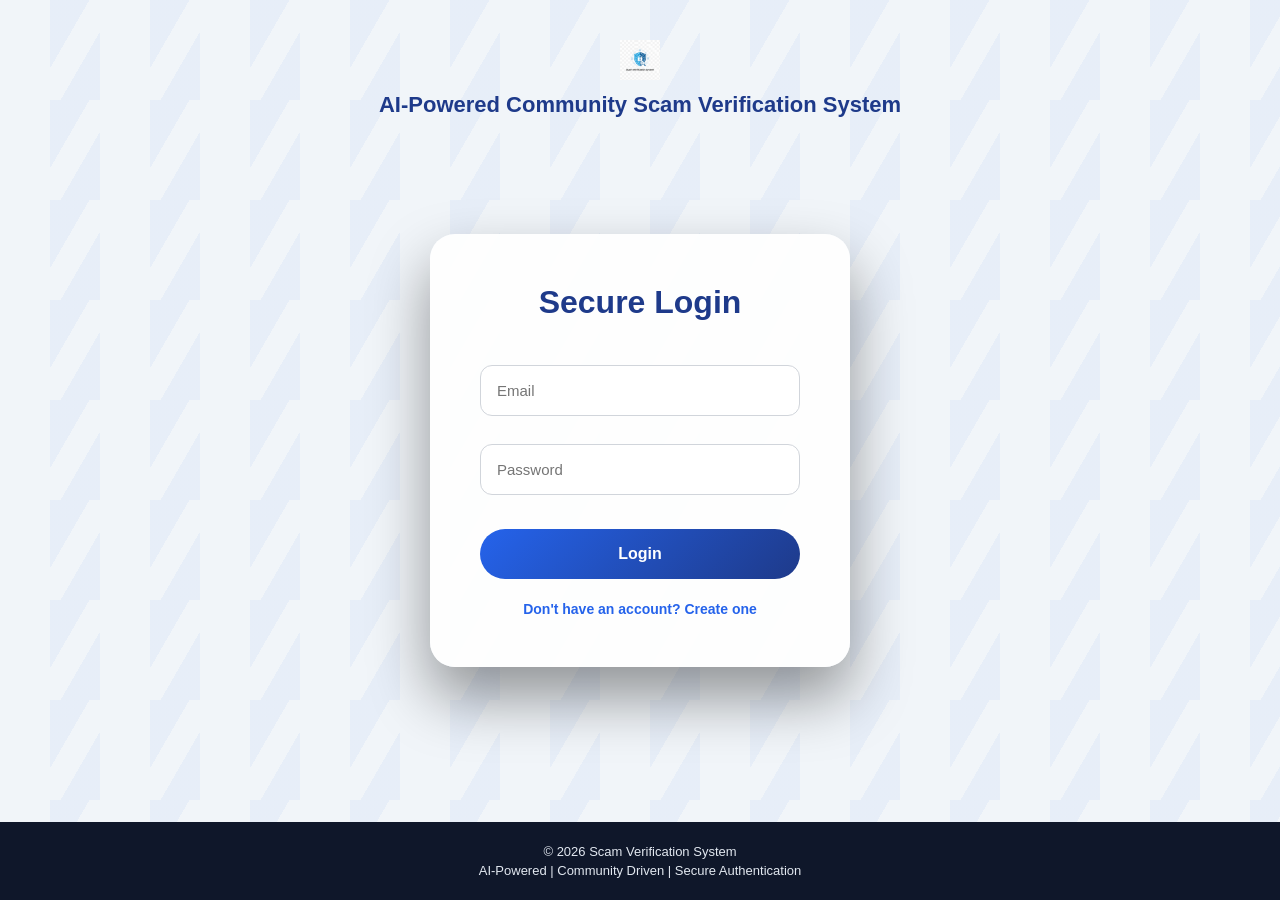
<file: frontend/index.html>
<!DOCTYPE html>
<html lang="en">
<head>
<meta charset="UTF-8">
<title>Login | Scam Verification System</title>
<link rel="icon" href="img/email.png">
<meta name="viewport" content="width=device-width, initial-scale=1.0">

<style>
*{
    margin:0;
    padding:0;
    box-sizing:border-box;
    font-family:'Segoe UI', Tahoma, sans-serif;
}

/* ===== BODY ===== */
body{
    min-height:100vh;
    display:flex;
    justify-content:center;
    align-items:center;
    background:#f1f5f9;
    position:relative;
}

body::before{
    content:"";
    position:absolute;
    width:100%;
    height:100%;
    background:
        linear-gradient(120deg, rgba(37,99,235,0.05) 25%, transparent 25%) -50px 0,
        linear-gradient(300deg, rgba(37,99,235,0.05) 25%, transparent 25%);
    background-size:100px 100px;
}

@keyframes moveBg{
    0%{ transform:translate(0,0); }
    50%{ transform:translate(-50px,-30px); }
    100%{ transform:translate(0,0); }
}

/* ===== LOGIN CARD ===== */
.login-container{
    width:420px;
    background:rgba(255,255,255,0.92);
    padding:50px;
    border-radius:25px;
    box-shadow:0 30px 60px rgba(0,0,0,0.4);
    text-align:center;
    position:relative;
    z-index:1;
}

.login-container h2{
    font-size:2rem;
    margin-bottom:30px;
    color:#1e3a8a;
}

/* ===== INPUTS ===== */
input{
    width:100%;
    padding:16px;
    margin:14px 0;
    border-radius:12px;
    border:1px solid #d1d5db;
    font-size:15px;
    transition:0.3s;
}

input:focus{
    border-color:#2563eb;
    box-shadow:0 0 6px rgba(37,99,235,0.5);
    outline:none;
}

/* ===== BUTTON ===== */
button{
    width:100%;
    padding:16px;
    margin-top:20px;
    border:none;
    border-radius:35px;
    background:linear-gradient(135deg,#2563eb,#1e3a8a);
    color:white;
    font-size:16px;
    font-weight:bold;
    cursor:pointer;
    transition:0.3s;
}

button:hover{
    transform:translateY(-3px);
    box-shadow:0 10px 25px rgba(0,0,0,0.3);
}

/* ===== MESSAGE ===== */
#loginMsg{
    margin-top:18px;
    font-size:14px;
    font-weight:bold;
}

.error{ color:#dc2626; }
.success{ color:#059669; }

/* ===== REGISTER LINK ===== */
.register-link{
    margin-top:22px;
    display:block;
    font-size:14px;
    color:#2563eb;
    cursor:pointer;
    font-weight:600;
}

.register-link:hover{
    text-decoration:underline;
}

.project-title{
    position:absolute;
    top:40px;
    text-align:center;
    z-index:1;
}

.project-title img{
    width:40px;
    margin-bottom:8px;
}

.project-title h1{
    font-size:22px;
    color:#1e3a8a;
    font-weight:700;
}


/* ===== FOOTER ===== */
.footer{
    position:absolute;
    bottom:0;
    width:100%;
    background:#0f172a;
    color:#e2e8f0;
    text-align:center;
    padding:18px 10px;
    font-size:13px;
}
.footer p{
    margin:4px 0;
}
</style>
</head>

<body>
<div class="project-title">
    <img src="img/email.png" alt="Logo">
    <h1>AI-Powered Community Scam Verification System</h1>
</div>

<div class="login-container">
    <h2>Secure Login</h2>

    <input id="email" placeholder="Email" type="email">
    <input id="password" placeholder="Password" type="password">

    <button id="loginBtn">Login</button>

    <div id="loginMsg"></div>

    <span class="register-link" onclick="window.location.href='register.html'">
        Don't have an account? Create one
    </span>
</div>

<!-- FOOTER -->
<div class="footer">
    <p>© 2026 Scam Verification System</p>
    <p>AI-Powered | Community Driven | Secure Authentication</p>
</div>

<script src="js/app.js"></script>
<script>
document.getElementById("loginBtn").onclick = async () => {

    const email = document.getElementById("email").value.trim();
    const password = document.getElementById("password").value.trim();
    const msg = document.getElementById("loginMsg");

    msg.innerText = "";

    try {
        const data = await postJSON("/login", { email, password });

        console.log("LOGIN RESPONSE:", data);  // Debug

        if (!data.role) {
            msg.innerText = data.error || "Login failed";
            return;
        }

        // Store user data
        localStorage.setItem("userRole", data.role);
        localStorage.setItem("userInstitution", data.institution);
        localStorage.setItem("userId", data.user_id);

        // 🔥 THIS IS THE IMPORTANT PART
        if (data.role === "admin") {
            window.location.href = "admin.html";   // Pending page
        } else if (data.role === "student") {
            window.location.href = "mainmenu.html";  // Student dashboard
        }

    } catch (err) {
        msg.innerText = "Server error.";
    }
};
</script>

</body>
</html>
</file>
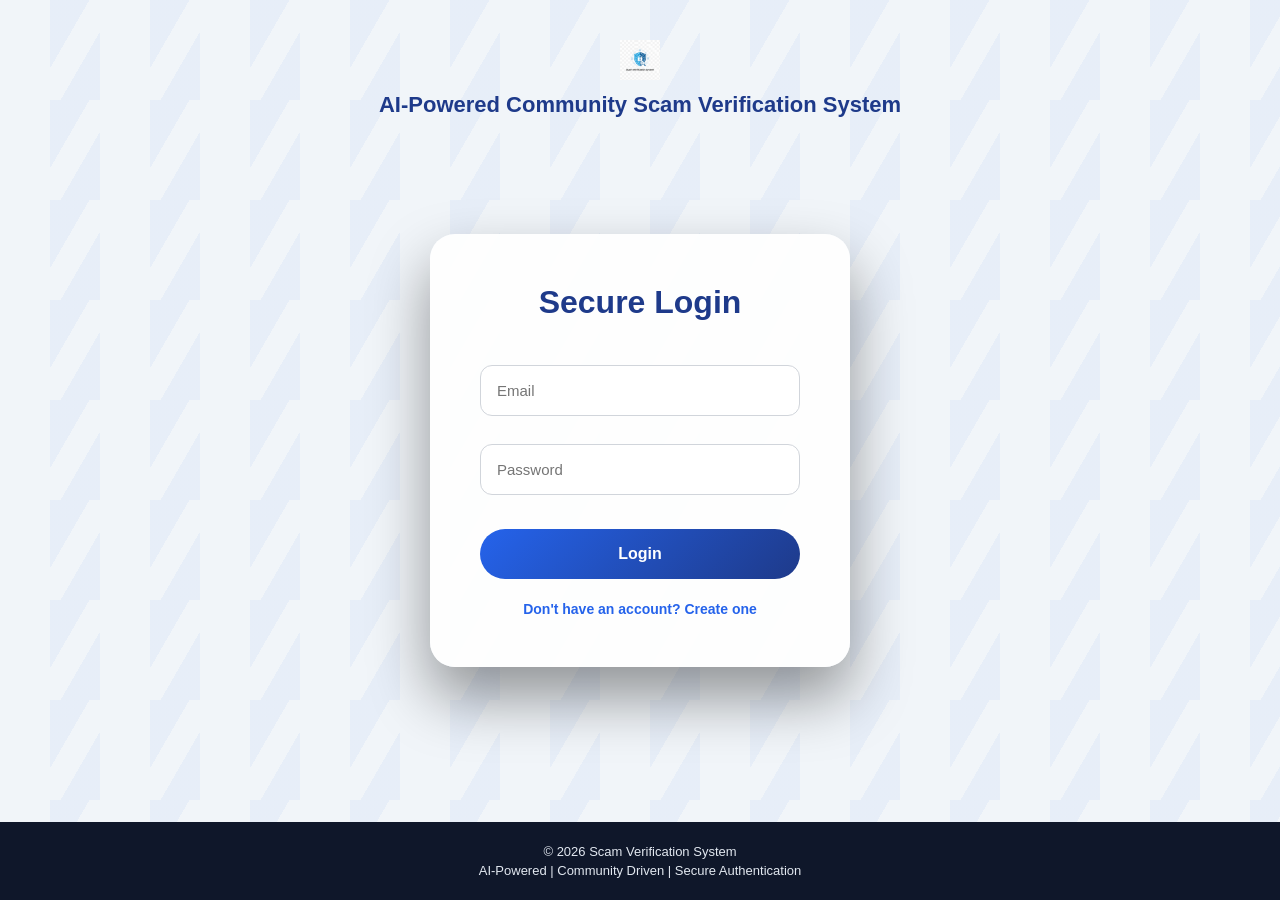
<file: frontend/admin.html>
<!DOCTYPE html>
<html lang="en">
<head>
<meta charset="UTF-8">
<title>Admin Panel | Scam Verification System</title>
<meta name="viewport" content="width=device-width, initial-scale=1.0">

<style>
*{
    margin:0;
    padding:0;
    box-sizing:border-box;
    font-family:'Segoe UI', Tahoma, sans-serif;
}

/* ===== NAVBAR ===== */
.navbar{
    background:#1e3a8a;
    color:white;
    padding:18px 60px;
    display:flex;
    justify-content:space-between;
    align-items:center;
}

.navbar h1{
    font-size:20px;
    display:flex;
    align-items:center;
    gap:10px;
}

.navbar img{
    width:28px;
}

.navbar a{
    color:white;
    text-decoration:none;
    font-weight:500;
}

.navbar a:hover{
    text-decoration:underline;
}

/* ===== HERO ===== */
.hero{
    height:240px;
    overflow:hidden;
}

.hero img{
    width:100%;
    height:100%;
    object-fit:cover;
    object-position:center 5%;
}

/* ===== MAIN SECTION ===== */
.main-section{
    background:#f1f5f9;
    padding:70px 20px;
    display:flex;
    justify-content:center;
}

.admin-card{
    width:700px;
    background:white;
    padding:45px;
    border-radius:18px;
    box-shadow:0 20px 40px rgba(0,0,0,0.12);
}

.admin-card h2{
    text-align:center;
    margin-bottom:30px;
    color:#1e3a8a;
}

/* ===== LIST ===== */
ul{
    list-style:none;
}

li{
    margin:12px 0;
    padding:15px 18px;
    background:#f8fafc;
    border-radius:12px;
    display:flex;
    justify-content:space-between;
    align-items:center;
    transition:0.2s;
}

li:hover{
    background:#e2e8f0;
}

button{
    padding:8px 16px;
    background:#2563eb;
    color:white;
    border:none;
    border-radius:8px;
    cursor:pointer;
    transition:0.3s;
}

button:hover{
    background:#1e40af;
}

#message{
    margin-top:20px;
    text-align:center;
    font-weight:bold;
}

/* ===== FOOTER ===== */
.footer{
    background:#0f172a;
    color:#e2e8f0;
    text-align:center;
    padding:22px;
    font-size:14px;
}
.footer p{
    margin:4px 0;
}
</style>
</head>

<body>

<!-- NAVBAR -->
<div class="navbar">
    <h1>
        Admin Control Panel
    </h1>
    <a href="index.html">Back to Menu</a>
</div>

<!-- HERO -->
<div class="hero">
    <img src="img/community-banner.png">
</div>

<!-- MAIN CONTENT -->
<div class="main-section">
    <div class="admin-card">
        <h2>Pending Student Approvals</h2>
        <div id="adminList">Loading...</div>
        <div id="message"></div>
    </div>
</div>

<!-- FOOTER -->
<div class="footer">
    <p>© 2026 Scam Verification System</p>
    <p>AI-Powered | Community Driven | Secure Administration</p>
</div>

<script src="js/app.js"></script>
<script>

// 🔐 Get admin session info
const userRole = localStorage.getItem("userRole");
const userInstitution = localStorage.getItem("userInstitution");
const userId = localStorage.getItem("userId");

// 🚨 Protect admin page
if (userRole !== "admin") {
    alert("Unauthorized access");
    window.location.href = "index.html";
}

// 🔍 Load pending students
async function loadPending() {

    try {
        const students = await getJSON(`/admin/pending/${userInstitution}`);

        if (!students || students.length === 0) {
            document.getElementById("adminList").innerHTML =
                "<p>No pending students for your institution</p>";
            return;
        }

        let html = "<ul>";
        for (const s of students) {
            html += `<li>
                <span>${s.name} (${s.email})</span>
                <button onclick="approve(${s.id})">Approve</button>
            </li>`;
        }
        html += "</ul>";

        document.getElementById("adminList").innerHTML = html;

    } catch (err) {
        document.getElementById("adminList").innerHTML =
            "<p>Error loading students</p>";
    }
}

// ✅ Approve student
async function approve(student_id) {
    try {
        const data = await postJSON(`/admin/approve/${student_id}`, { role: "admin" });

        const msg = document.getElementById("message");
        msg.style.color = "green";
        msg.textContent = data.message || "Student approved successfully";

        loadPending();

    } catch (err) {
        const msg = document.getElementById("message");
        msg.style.color = "red";
        msg.textContent = "Error approving student.";
    }
}

// 🔄 Load on page open
loadPending();

</script>

</body>
</html>
</file>
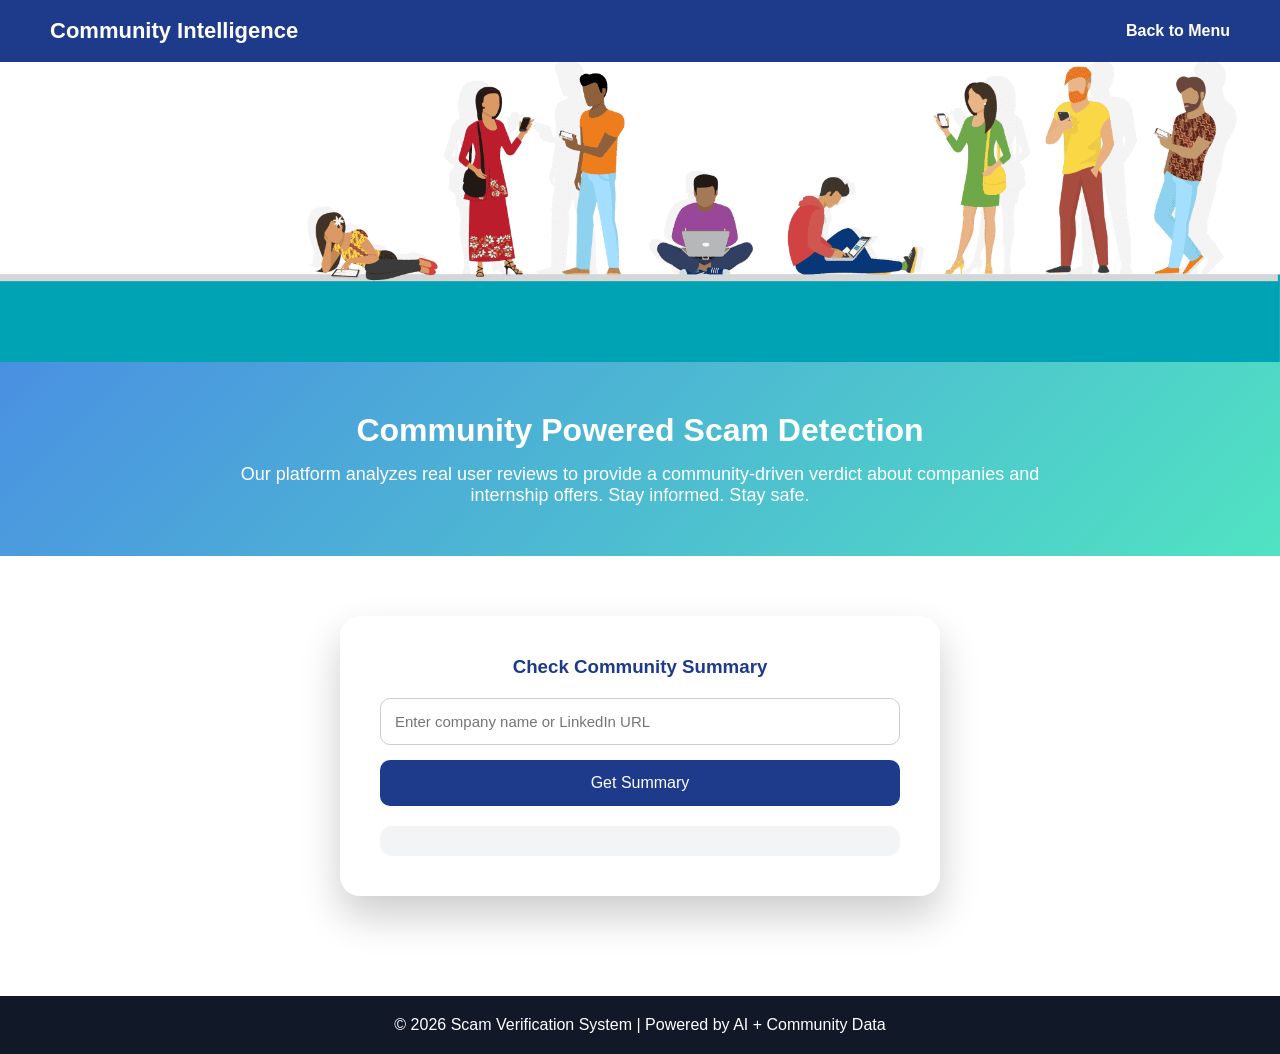
<file: frontend/community.html>
<!DOCTYPE html>
<html lang="en">
<head>
<meta charset="UTF-8">
<title>Community Summary</title>
<meta name="viewport" content="width=device-width, initial-scale=1.0">

<style>
*{
    margin:0;
    padding:0;
    box-sizing:border-box;
    font-family:'Segoe UI', Tahoma, sans-serif;
}

/* ===== NAVBAR ===== */
.navbar{
    background:#1e3a8a;
    padding:18px 50px;
    color:white;
    display:flex;
    justify-content:space-between;
    align-items:center;
}

.navbar h1{
    font-size:22px;
}

.navbar a{
    color:white;
    text-decoration:none;
    font-weight:bold;
}

/* ===== HERO SLIDER ===== */
.hero{
    position:relative;
    height:300px;
    overflow:hidden;
}

.hero img{
    width:100%;
    height:100%;
    object-fit:cover;
    object-position:center 2%;  /* 👈 move focus downward */
}

.hero-text{
    position:absolute;
    top:50%;
    left:50%;
    transform:translate(-50%,-50%);
    color:white;
    text-align:center;
}


/* ===== INFO SECTION ===== */
.info-section{
    padding:50px 20px;
    text-align:center;
    background:linear-gradient(135deg, #4A90E2, #50E3C2);
    color:white;
}

.info-section h2{
    font-size:32px;
    margin-bottom:15px;
}

.info-section p{
    max-width:800px;
    margin:auto;
    font-size:18px;
}

/* ===== SUMMARY SECTION ===== */
.summary-section{
    padding:60px 20px;
    display:flex;
    justify-content:center;
}

.summary-container{
    background:#fff;
    padding:40px;
    border-radius:20px;
    box-shadow:0 20px 40px rgba(0,0,0,0.2);
    width:600px;
    text-align:center;
}

.summary-container h3{
    margin-bottom:20px;
    color:#1e3a8a;
}

input{
    width:100%;
    padding:14px;
    margin-bottom:15px;
    border-radius:10px;
    border:1px solid #ccc;
    font-size:15px;
}

button{
    width:100%;
    padding:14px;
    background:#1e3a8a;
    color:white;
    border:none;
    border-radius:10px;
    font-size:16px;
    cursor:pointer;
    transition:0.3s;
}

button:hover{
    background:#14265f;
}

pre#summaryResult{
    margin-top:20px;
    padding:15px;
    border-radius:12px;
    background:#f3f4f6;
    text-align:left;
    max-height:250px;
    overflow-y:auto;
}

/* ===== FOOTER ===== */
.footer{
    background:#111827;
    color:white;
    text-align:center;
    padding:20px;
    margin-top:40px;
}
</style>
</head>

<body>

<!-- NAVBAR -->
<div class="navbar">
    <h1>Community Intelligence</h1>
    <a href="mainmenu.html">Back to Menu</a>
</div>

<!-- HERO IMAGE SLIDER -->
<div class="hero">
     <img src="img/community-banner.png">
</div>

<!-- INFO -->
<div class="info-section">
    <h2>Community Powered Scam Detection</h2>
    <p>
        Our platform analyzes real user reviews to provide a community-driven verdict
        about companies and internship offers. Stay informed. Stay safe.
    </p>
</div>

<!-- SUMMARY TOOL -->
<div class="summary-section">
    <div class="summary-container">
        <h3>Check Community Summary</h3>
        <input id="company_name" placeholder="Enter company name or LinkedIn URL">
        <button id="summaryBtn">Get Summary</button>
        <pre id="summaryResult"></pre>
    </div>
</div>

<!-- FOOTER -->
<div class="footer">
    © 2026 Scam Verification System | Powered by AI + Community Data
</div>

<script>
/* ===== IMAGE SLIDER ===== */
let slides = document.querySelectorAll(".hero img");
let index = 0;

setInterval(()=>{
    slides[index].classList.remove("active");
    index = (index + 1) % slides.length;
    slides[index].classList.add("active");
}, 3000);

/* ===== EXISTING FETCH FUNCTION ===== */
document.getElementById("summaryBtn").onclick = () => {

    const companyInput = document.getElementById("company_name");
    const resultDiv = document.getElementById("summaryResult");

    if (!companyInput.value.trim()) {
        resultDiv.innerText = "Please enter a company name or LinkedIn URL.";
        return;
    }

    fetch(`http://127.0.0.1:5000/community_summary/${encodeURIComponent(companyInput.value)}`)
      .then(res => res.json())
      .then(data => {

          if (data.error) {
              resultDiv.innerText = `Error: ${data.error}`;
              return;
          }

          resultDiv.innerText = 
              `Company: ${data.company}\n` +
              `Total Reviews: ${data.reviews_count}\n` +
              `Verdict: ${data.final_verdict}\n\n` +
              `Summary:\n${data.summary}`;
      })
      .catch(err => {
          resultDiv.innerText = "Network error: " + err.message;
      });
};
</script>

</body>
</html>
</file>
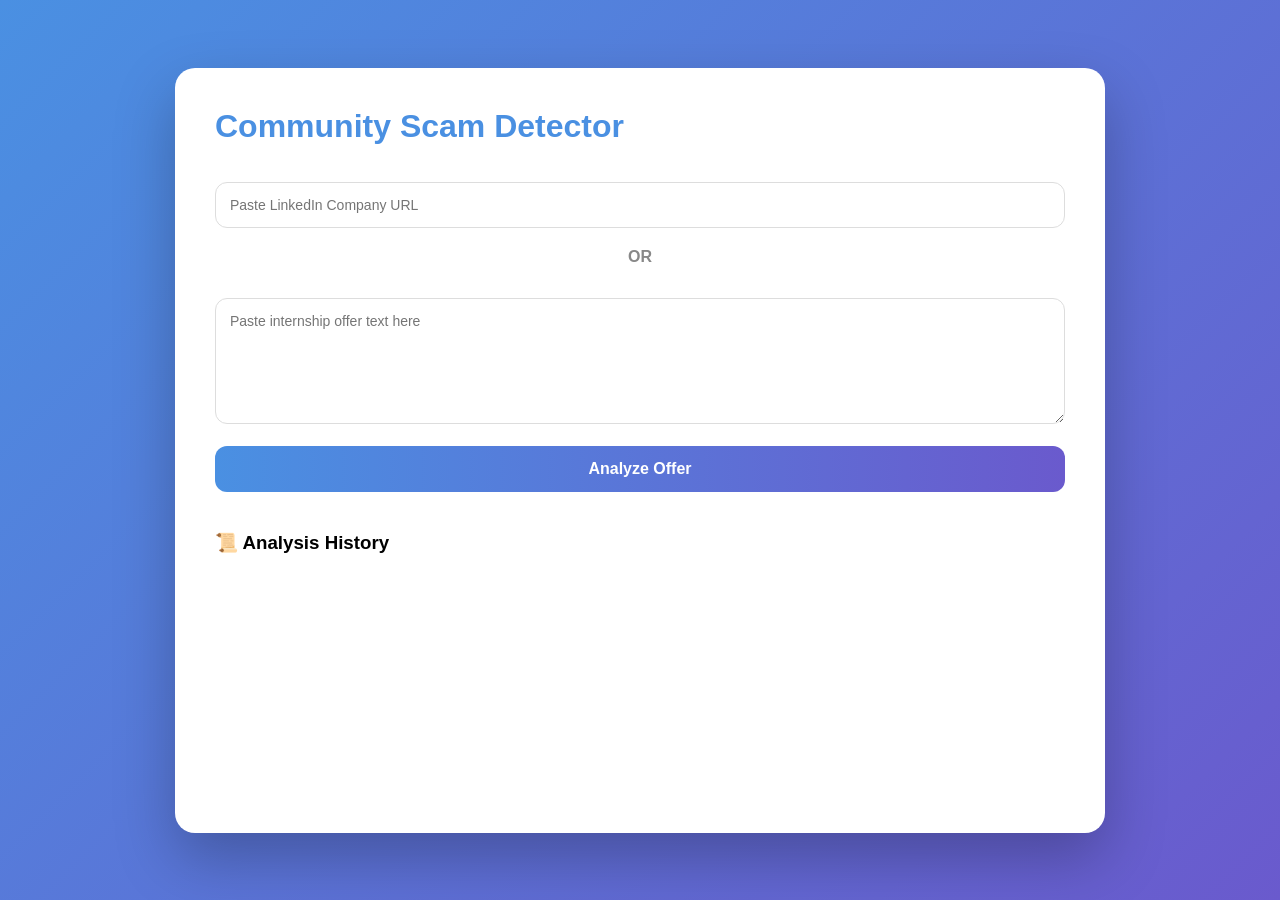
<file: frontend/dashboard.html>
<!DOCTYPE html>
<html lang="en">
<head>
<meta charset="UTF-8">
<title>Community Scam Detector</title>
<meta name="viewport" content="width=device-width, initial-scale=1.0">

<style>
* {
    margin: 0;
    padding: 0;
    box-sizing: border-box;
    font-family: 'Poppins', sans-serif;
}

/* Page Background */
body {
    display: flex;
    justify-content: center;   /* CENTER horizontally */
    align-items: center;       /* CENTER vertically */
    min-height: 100vh;
    background: linear-gradient(135deg, #4A90E2, #6A5ACD);
    padding: 20px;             /* small padding for mobile */
}

/* Main Dashboard */
.dashboard {
    width: 75%;                 /* 3/4 WIDTH */
    min-height: 85vh;           /* GOOD HEIGHT */
    background: #ffffff;
    border-radius: 20px;
    padding: 40px;
    box-shadow: 0 25px 60px rgba(0,0,0,0.25);
    animation: fadeIn 0.8s ease-in-out;
}

@keyframes fadeIn {
    from { opacity: 0; transform: translateY(20px); }
    to { opacity: 1; transform: translateY(0); }
}

h1 {
    color: #4A90E2;
    margin-bottom: 25px;
}

/* Input Fields */
input, textarea {
    width: 100%;
    padding: 14px;
    margin-top: 12px;
    border-radius: 12px;
    border: 1px solid #ddd;
    font-size: 14px;
    transition: 0.3s;
}

input:focus, textarea:focus {
    border-color: #4A90E2;
    box-shadow: 0 0 10px rgba(74,144,226,0.3);
    outline: none;
}

.or-text {
    text-align: center;
    margin: 20px 0;
    font-weight: 600;
    color: #888;
}

/* Button */
button {
    width: 100%;
    padding: 14px;
    margin-top: 18px;
    border-radius: 12px;
    border: none;
    font-weight: bold;
    font-size: 16px;
    cursor: pointer;
    background: linear-gradient(90deg, #4A90E2, #6A5ACD);
    color: white;
    transition: 0.3s;
}

button:hover {
    transform: scale(1.02);
    box-shadow: 0 15px 30px rgba(0,0,0,0.2);
}

/* Loader */
.loader {
    display: none;
    margin-top: 20px;
    text-align: center;
}

.spinner {
    width: 45px;
    height: 45px;
    border: 5px solid #eee;
    border-top: 5px solid #4A90E2;
    border-radius: 50%;
    animation: spin 1s linear infinite;
    margin: auto;
}

@keyframes spin {
    100% { transform: rotate(360deg); }
}

/* Result Card */
.result-card {
    margin-top: 30px;
    padding: 25px;
    border-radius: 16px;
    background: #f9fbff;
    box-shadow: 0 10px 30px rgba(0,0,0,0.1);
    display: none;
    transition: 0.3s;
}

.result-card h3 {
    margin-bottom: 15px;
}

/* Progress Bar */
.progress-container {
    width: 100%;
    height: 18px;
    background: #eee;
    border-radius: 20px;
    overflow: hidden;
    margin: 12px 0;
}

.progress-bar {
    height: 100%;
    width: 0%;
    border-radius: 20px;
    transition: width 1s ease-in-out;
}

/* Reasons */
.reasons li {
    margin-bottom: 6px;
}

/* History */
.history-section {
    margin-top: 40px;
}

.history-item {
    padding: 10px;
    background: #f1f1f1;
    border-radius: 8px;
    margin-bottom: 6px;
    font-size: 13px;
}
</style>
</head>

<body>

<div class="dashboard">

<h1>Community Scam Detector</h1>

<input type="text" id="linkedin_url"
placeholder="Paste LinkedIn Company URL">

<div class="or-text">OR</div>

<textarea id="offer_text"
placeholder="Paste internship offer text here"
rows="6"></textarea>

<button id="analyzeBtn">Analyze Offer</button>

<div class="loader" id="loader">
    <div class="spinner"></div>
    <p>Analyzing with AI...</p>
</div>

<div class="result-card" id="resultCard">
    <h3>🔍 AI Analysis Result</h3>
    <div id="resultContent"></div>
</div>

<div class="history-section">
    <h3>📜 Analysis History</h3>
    <div id="historyBox"></div>
</div>

</div>

<script>

function saveToHistory(data) {
    const historyBox = document.getElementById("historyBox");
    const item = document.createElement("div");
    item.className = "history-item";
    item.innerHTML = `
        <strong>${data.company || "Unknown"}</strong> -
        <span style="color:${data.verdict === "FAKE" ? "red" : data.verdict === "REAL" ? "green" : "orange"};">
        </span>
    `;
    historyBox.prepend(item);
}

document.getElementById("analyzeBtn").onclick = async () => {

    const offer_text = document.getElementById("offer_text").value.trim();
    const linkedin_url = document.getElementById("linkedin_url").value.trim();
    const loader = document.getElementById("loader");
    const resultCard = document.getElementById("resultCard");
    const resultContent = document.getElementById("resultContent");

    if (!offer_text && !linkedin_url) {
        alert("Please provide LinkedIn URL or Offer Text.");
        return;
    }

    loader.style.display = "block";
    resultCard.style.display = "none";

    try {
        const response = await fetch("http://127.0.0.1:5000/analyze_offer", {
            method: "POST",
            headers: { "Content-Type": "application/json" },
            body: JSON.stringify({
                offer_text: offer_text || null,
                linkedin_url: linkedin_url || null
            })
        });

        if (!response.ok) {
            throw new Error("Server error: " + response.status);
        }

        const data = await response.json();

        loader.style.display = "none";
        resultCard.style.display = "block";

        let color = "gray";
        if (data.verdict === "REAL") color = "green";
        if (data.verdict === "SUSPICIOUS") color = "orange";
        if (data.verdict === "FAKE") color = "red";


        resultContent.innerHTML = `
            <p><strong>Company:</strong> ${data.company || "Unknown"}</p>
            <p><strong>Source:</strong> ${data.source || "AI"}</p>
            <p><strong>Verdict:</strong> 
                <span style="color:${color}; font-weight:bold;">
                    ${data.verdict}
                </span>
            </p>
            <p><strong>Risk Score:</strong> ${data.risk_score}%</p>

            <div class="progress-container">
                <div class="progress-bar" id="riskBar" 
                style="background:${color};"></div>
            </div>

            <div class="reasons">
                <strong>Reasons:</strong>
                <ul>
                    ${data.reasons ? data.reasons.map(r => `<li>${r}</li>`).join("") : ""}
                </ul>
            </div>
        `;

        setTimeout(() => {
            document.getElementById("riskBar").style.width = data.risk_score + "%";
        }, 200);

        saveToHistory(data);

    } catch (error) {
        loader.style.display = "none";
        alert("Error connecting to backend server.");
    }
};
</script>

</body>
</html>
</file>
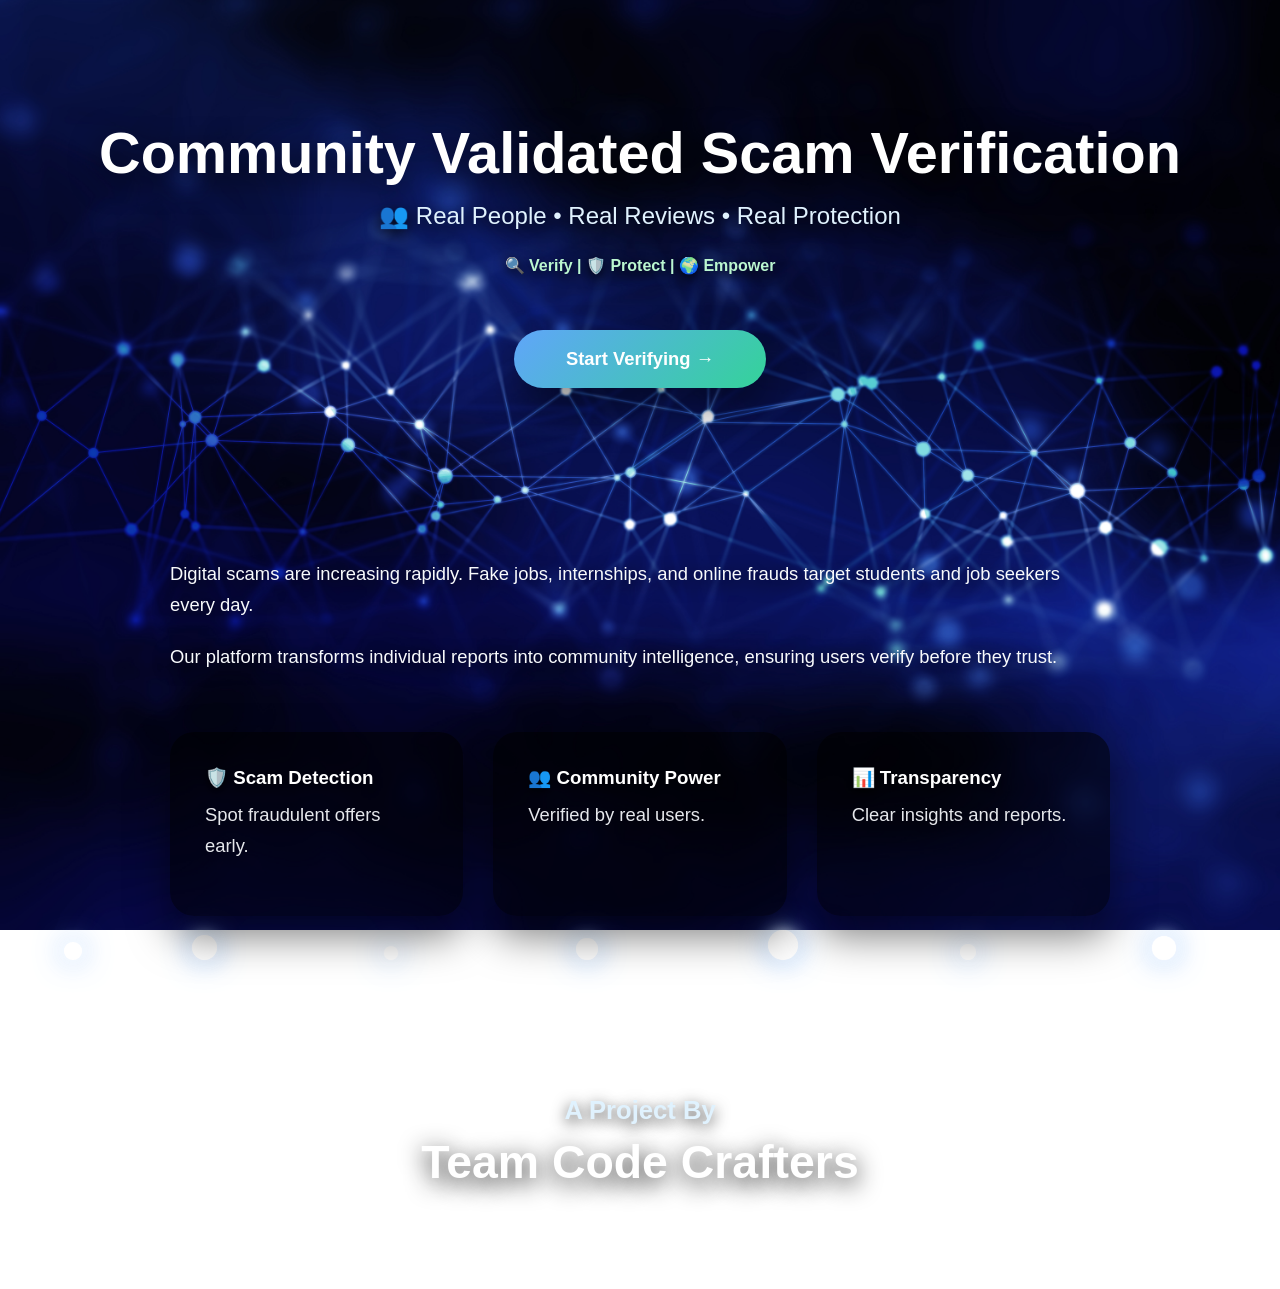
<file: frontend/homepage.html>
<!DOCTYPE html>
<html lang="en">
<head>
<meta charset="UTF-8">
<title>Community Scam Verification</title>
<link rel="icon" href="img/email.png">

<style>
*{
    margin:0;
    padding:0;
    box-sizing:border-box;
    font-family:'Segoe UI', Tahoma, sans-serif;
}

/* ===== BACKGROUND ===== */
body{
    background:url("img/g.jpg") no-repeat center center fixed;
    background-size:cover;
    min-height:100vh;
    overflow-x:hidden;
    color:white;
}

/* ===== FLOATING BUBBLES ===== */
.particles{
    position:fixed;
    top:0;
    left:0;
    width:100%;
    height:100%;
    pointer-events:none;
    z-index:0;
}

.particles span{
    position:absolute;
    bottom:-60px;
    border-radius:50%;
    background:rgba(255,255,255,0.9);
    box-shadow:
        0 0 15px rgba(255,255,255,0.9),
        0 0 30px rgba(96,165,250,0.8);
    animation:bubbleFloat linear infinite;
}

@keyframes bubbleFloat{
    0%{ transform:translateY(0); opacity:0; }
    10%{ opacity:1; }
    100%{ transform:translateY(-120vh); opacity:0; }
}

/* ===== HERO ===== */
.hero{
    text-align:center;
    padding:120px 20px 90px;
    position:relative;
    z-index:1;
}

.hero h1{
    font-size:3.6rem;
    color:white;
    text-shadow:0 8px 30px rgba(0,0,0,0.8);
}

.hero .tagline{
    font-size:1.5rem;
    margin-top:16px;
    color:#e0f2fe;
    text-shadow:0 4px 15px rgba(0,0,0,0.9);
}

.hero .highlights{
    margin-top:26px;
    font-weight:700;
    color:#bbf7d0;
    text-shadow:0 3px 12px rgba(0,0,0,0.9);
}

/* ===== BUTTON ===== */
.btn{
    display:inline-block;
    margin-top:55px;
    padding:18px 52px;
    background:linear-gradient(135deg,#60a5fa,#34d399);
    color:white;
    font-size:1.15rem;
    border-radius:50px;
    text-decoration:none;
    font-weight:bold;
    box-shadow:0 20px 40px rgba(0,0,0,0.45);
    transition:0.3s ease;
}

.btn:hover{
    transform:translateY(-6px) scale(1.05);
}

/* ===== CONTENT ===== */
.content{
    max-width:1000px;
    margin:0 auto;
    padding:80px 30px;
    position:relative;
    z-index:1;
}

.content p{
    font-size:1.15rem;
    line-height:1.7;
    color:#f8fafc;
    text-shadow:0 4px 18px rgba(0,0,0,0.9);
    margin-bottom:20px;
}

/* ===== FEATURES ===== */
.features{
    display:grid;
    grid-template-columns:repeat(auto-fit,minmax(260px,1fr));
    gap:30px;
    margin-top:60px;
}

.feature{
    background:rgba(0,0,0,0.55);
    padding:35px;
    border-radius:24px;
    box-shadow:0 20px 40px rgba(0,0,0,0.5);
    transition:0.3s;
}

.feature h3{
    color:#ffffff;
    margin-bottom:10px;
    text-shadow:0 3px 10px rgba(0,0,0,0.8);
}

.feature p{
    color:#e5e7eb;
}

.feature:hover{
    transform:translateY(-12px);
}

/* ===== TEAM ===== */
.team{
    text-align:center;
    padding:100px 20px;
    position:relative;
    z-index:1;
}

.team h2{
    font-size:1.6rem;
    color:#e0f2fe;
    text-shadow:0 4px 15px rgba(0,0,0,0.8);
}

.team h1{
    font-size:2.9rem;
    color:white;
    margin-top:10px;
    text-shadow:0 6px 25px rgba(0,0,0,0.9);
}
</style>
</head>

<body>

<!-- FLOATING BUBBLES -->
<div class="particles">
    <span style="left:5%; width:18px; height:18px; animation-duration:18s;"></span>
    <span style="left:15%; width:25px; height:25px; animation-duration:22s;"></span>
    <span style="left:30%; width:14px; height:14px; animation-duration:16s;"></span>
    <span style="left:45%; width:22px; height:22px; animation-duration:20s;"></span>
    <span style="left:60%; width:30px; height:30px; animation-duration:26s;"></span>
    <span style="left:75%; width:16px; height:16px; animation-duration:17s;"></span>
    <span style="left:90%; width:24px; height:24px; animation-duration:23s;"></span>
</div>

<section class="hero">
    <h1>Community Validated Scam Verification</h1>
    <div class="tagline">👥 Real People • Real Reviews • Real Protection</div>
    <div class="highlights">🔍 Verify | 🛡️ Protect | 🌍 Empower</div>
    <a href="index.html" class="btn">Start Verifying →</a>
</section>

<section class="content">
    <p>
        Digital scams are increasing rapidly. Fake jobs, internships, and online frauds
        target students and job seekers every day.
    </p>
    <p>
        Our platform transforms individual reports into community intelligence,
        ensuring users verify before they trust.
    </p>

    <div class="features">
        <div class="feature">
            <h3>🛡️ Scam Detection</h3>
            <p>Spot fraudulent offers early.</p>
        </div>
        <div class="feature">
            <h3>👥 Community Power</h3>
            <p>Verified by real users.</p>
        </div>
        <div class="feature">
            <h3>📊 Transparency</h3>
            <p>Clear insights and reports.</p>
        </div>
    </div>
</section>

<section class="team">
    <h2>A Project By</h2>
    <h1>Team Code Crafters</h1>
</section>

</body>
</html>
</file>
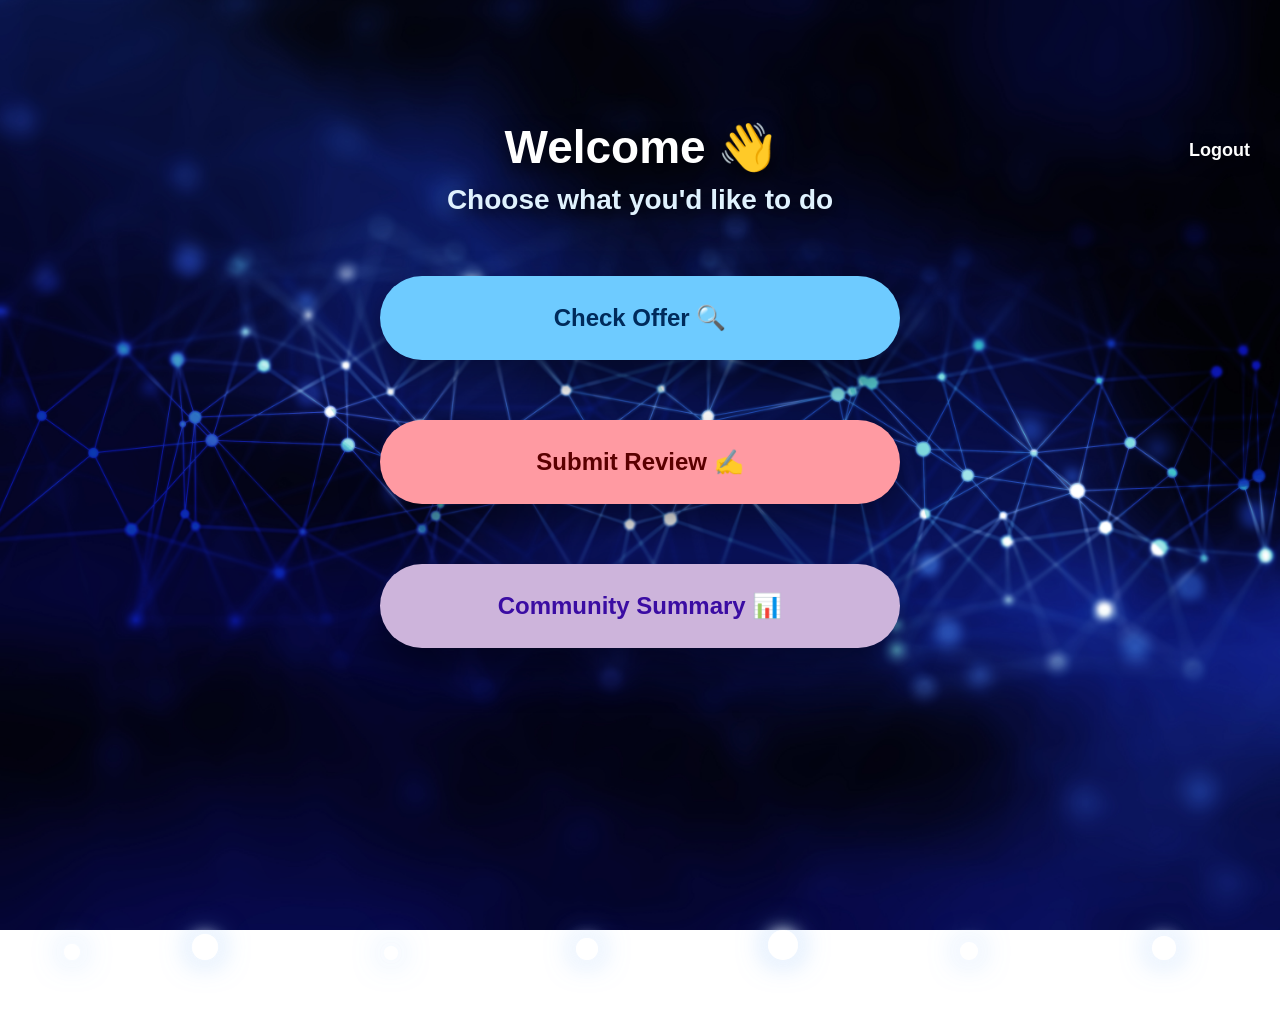
<file: frontend/mainmenu.html>
<!DOCTYPE html>
<html lang="en">
<head>
    <meta charset="UTF-8">
    <title>Main Menu | Scam Verification System</title>
    <link rel="icon" href="img/email.png">

    <style>
        *{
            margin:0;
            padding:0;
            box-sizing:border-box;
            font-family:"Segoe UI", sans-serif;
        }

        body{
            background:url("img/g.jpg") no-repeat center center fixed;
            background-size:cover;
            min-height:100vh;
            color:white;
            overflow-x:hidden;
            position:relative;
        }

        /* ================= FLOATING BUBBLES ================= */
        .particles{
            position:fixed;
            inset:0;
            pointer-events:none;
            z-index:0;
        }

        .particles span{
            position:absolute;
            bottom:-60px;
            border-radius:50%;
            background:rgba(255,255,255,0.9);
            box-shadow:
                0 0 15px rgba(255,255,255,0.9),
                0 0 30px rgba(96,165,250,0.6);
            animation:bubbleFloat linear infinite;
        }


        /* ================= LOGOUT ================= */
        .logout{
            position:absolute;
            top:20px;
            right:30px;
            font-size:18px;
            text-decoration:none;
            color:white;
            font-weight:bold;
            z-index:5;
            text-shadow:0 4px 15px rgba(0,0,0,0.9);
        }

        .logout:hover{
            text-decoration:underline;
        }

        /* ================= MAIN MENU ================= */
        .menu-container{
            max-width:1000px;
            margin:120px auto;
            text-align:center;
            position:relative;
            z-index:2;
        }

        h1{
            font-size:46px;
            margin-bottom:10px;
            text-shadow:0 6px 20px rgba(0,0,0,0.9);
        }

        h2{
            font-size:28px;
            margin-bottom:60px;
            color:#e0f2fe;
            text-shadow:0 4px 15px rgba(0,0,0,0.85);
        }

        /* ================= BUTTONS ================= */
        .menu-button{
            width:520px;
            padding:28px;
            font-size:24px;
            font-weight:bold;
            border:none;
            border-radius:50px;
            cursor:pointer;
            margin-bottom:60px;
            transition:transform 0.3s ease, box-shadow 0.3s ease;
            box-shadow:0 20px 40px rgba(0,0,0,0.45);
        }

        /* Pastel Blue */
        .check-btn{
            background:#6ECBFF;
            color:#002B5B;
        }

        /* Pastel Pink */
        .review-btn{
            background:#FF9AA2;
            color:#5A0000;
        }

        /* Soft Purple */
        .community-btn{
            background:#CDB4DB;
            color:#3A0CA3;
        }

        .menu-button:hover{
            transform:scale(1.1);
            box-shadow:0 25px 50px rgba(0,0,0,0.6);
            animation:bounce 0.5s;
        }

        @keyframes bounce{
            0%{transform:translateY(0)}
            30%{transform:translateY(-8px)}
            60%{transform:translateY(4px)}
            100%{transform:translateY(0)}
        }

        /* Responsive */
        @media(max-width:600px){
            .menu-button{
                width:90%;
                font-size:20px;
                padding:22px;
            }
            h1{font-size:34px;}
            h2{font-size:22px;}
        }
    </style>
</head>

<body>

<!-- FLOATING BUBBLES -->
<div class="particles">
    <span style="left:5%; width:16px; height:16px; animation-duration:18s;"></span>
    <span style="left:15%; width:26px; height:26px; animation-duration:24s;"></span>
    <span style="left:30%; width:14px; height:14px; animation-duration:16s;"></span>
    <span style="left:45%; width:22px; height:22px; animation-duration:21s;"></span>
    <span style="left:60%; width:30px; height:30px; animation-duration:28s;"></span>
    <span style="left:75%; width:18px; height:18px; animation-duration:19s;"></span>
    <span style="left:90%; width:24px; height:24px; animation-duration:23s;"></span>
</div>

<a href="login.html" class="logout">Logout</a>

<div class="menu-container">
    <h1>Welcome 👋</h1>
    <h2>Choose what you'd like to do</h2>

    <button class="menu-button check-btn"
        onclick="location.href='dashboard.html'">
        Check Offer 🔍
    </button>

    <button class="menu-button review-btn"
        onclick="location.href='submit_review.html'">
        Submit Review ✍️
    </button>

    <button class="menu-button community-btn"
        onclick="location.href='community.html'">
        Community Summary 📊
    </button>
</div>

</body>
</html>
</file>
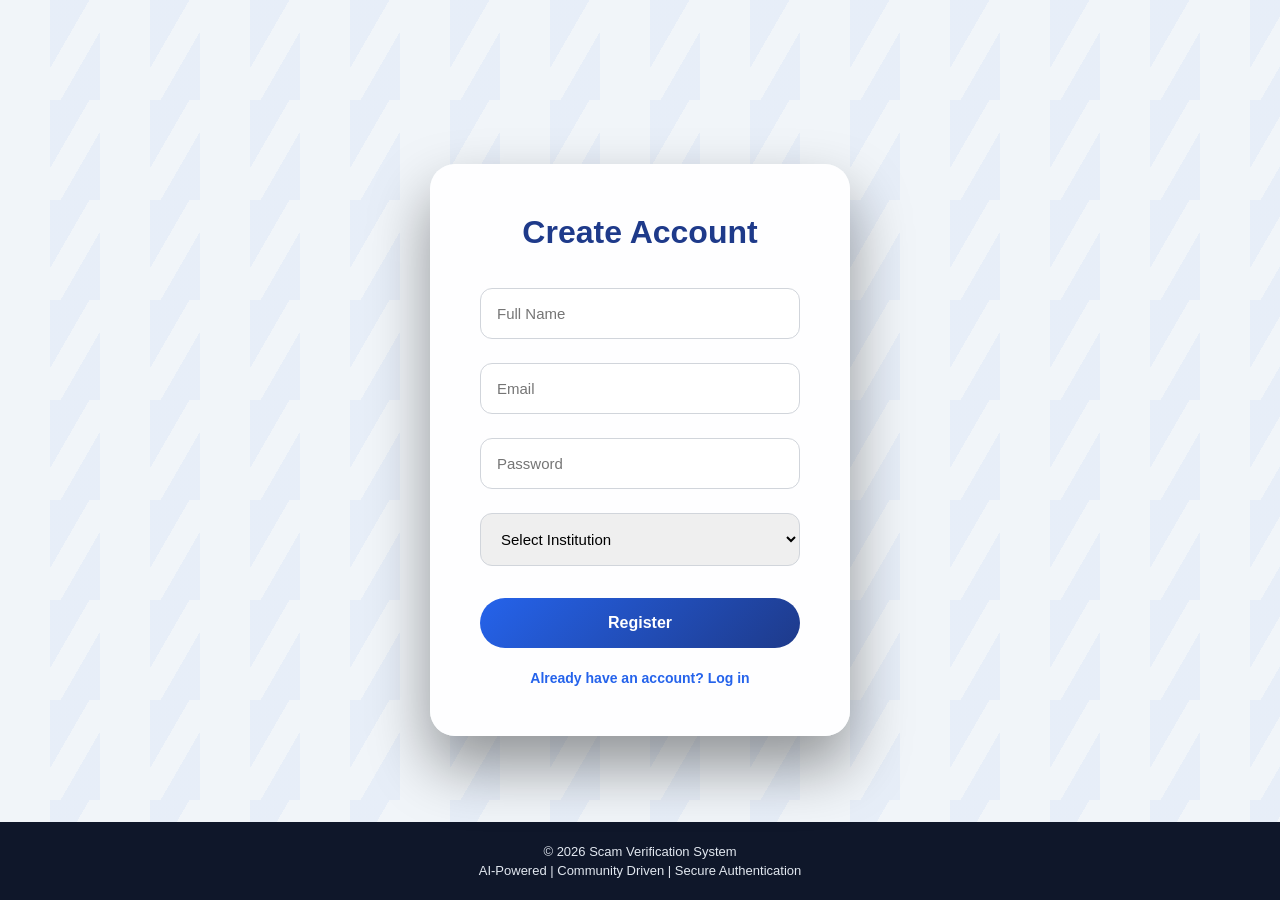
<file: frontend/register.html>
<!DOCTYPE html>
<html lang="en">
<head>
<meta charset="UTF-8">
<title>Register | Scam Verification System</title>
<link rel="icon" href="img/email.png">
<meta name="viewport" content="width=device-width, initial-scale=1.0">

<style>
*{
    margin:0;
    padding:0;
    box-sizing:border-box;
    font-family:'Segoe UI', Tahoma, sans-serif;
}

/* ===== BODY ===== */
body{
    min-height:100vh;
    display:flex;
    justify-content:center;
    align-items:center;
    background:#f1f5f9;
    position:relative;
}

body::before{
    content:"";
    position:absolute;
    width:100%;
    height:100%;
    background:
        linear-gradient(120deg, rgba(37,99,235,0.05) 25%, transparent 25%) -50px 0,
        linear-gradient(300deg, rgba(37,99,235,0.05) 25%, transparent 25%);
    background-size:100px 100px;
}

/* ===== TOP TITLE ===== */
.project-title{
    position:absolute;
    top:40px;
    text-align:center;
    z-index:1;
}

.project-title img{
    width:40px;
    margin-bottom:8px;
}

.project-title h1{
    font-size:22px;
    color:#1e3a8a;
    font-weight:700;
}

/* ===== REGISTER CARD ===== */
.register-container{
    width:420px;
    background:rgba(255,255,255,0.95);
    padding:50px;
    border-radius:25px;
    box-shadow:0 30px 60px rgba(0,0,0,0.4);
    text-align:center;
    position:relative;
    z-index:1;
}

.register-container h2{
    font-size:2rem;
    margin-bottom:25px;
    color:#1e3a8a;
}

/* ===== INPUTS ===== */
input, select{
    width:100%;
    padding:16px;
    margin:12px 0;
    border-radius:12px;
    border:1px solid #d1d5db;
    font-size:15px;
    transition:0.3s;
}

input:focus, select:focus{
    border-color:#2563eb;
    box-shadow:0 0 6px rgba(37,99,235,0.5);
    outline:none;
}

/* ===== BUTTON ===== */
button{
    width:100%;
    padding:16px;
    margin-top:20px;
    border:none;
    border-radius:35px;
    background:linear-gradient(135deg,#2563eb,#1e3a8a);
    color:white;
    font-size:16px;
    font-weight:bold;
    cursor:pointer;
    transition:0.3s;
}

button:hover{
    transform:translateY(-3px);
    box-shadow:0 10px 25px rgba(0,0,0,0.3);
}

/* ===== MESSAGE ===== */
#registerMsg{
    margin-top:18px;
    font-size:14px;
    font-weight:bold;
}

.error{ color:#dc2626; }
.success{ color:#059669; }

/* ===== LOGIN LINK ===== */
.login-link{
    margin-top:22px;
    display:block;
    font-size:14px;
    color:#2563eb;
    cursor:pointer;
    font-weight:600;
}

.login-link:hover{
    text-decoration:underline;
}

/* ===== FOOTER ===== */
.footer{
    position:absolute;
    bottom:0;
    width:100%;
    background:#0f172a;
    color:#e2e8f0;
    text-align:center;
    padding:18px 10px;
    font-size:13px;
}
.footer p{
    margin:4px 0;
}
</style>
</head>

<body>

<div class="register-container">
    <h2>Create Account</h2>

    <input id="name" placeholder="Full Name">
    <input id="email" placeholder="Email" type="email">
    <input id="password" placeholder="Password" type="password">

    <select id="institution">
        <option value="">Select Institution</option>
        <option value="ABC College">ABC College</option>
        <option value="XYZ University">XYZ University</option>
    </select>

    <button id="registerBtn">Register</button>

    <div id="registerMsg"></div>

    <span class="login-link" onclick="window.location.href='index.html'">
        Already have an account? Log in
    </span>
</div>

<div class="footer">
    <p>© 2026 Scam Verification System</p>
    <p>AI-Powered | Community Driven | Secure Authentication</p>
</div>

<script src="js/app.js"></script>

<script>
document.getElementById("registerBtn").onclick = async () => {

    const name = document.getElementById("name").value.trim();
    const email = document.getElementById("email").value.trim();
    const password = document.getElementById("password").value.trim();
    const institution = document.getElementById("institution").value;
    const messageBox = document.getElementById("registerMsg");

    messageBox.innerHTML = "";

    if (!name || !email || !password || !institution) {
        messageBox.innerHTML = "<span class='error'>All fields are required.</span>";
        return;
    }

    try {
        const data = await postJSON("/register", {
            name,
            email,
            password,
            institution
        });

        if (data.error) {
            messageBox.innerHTML = "<span class='error'>" + data.error + "</span>";
        } else {
            messageBox.innerHTML = "<span class='success'>" + data.message + "</span>";

            document.getElementById("name").value = "";
            document.getElementById("email").value = "";
            document.getElementById("password").value = "";
            document.getElementById("institution").value = "";
        }

    } catch (err) {
        messageBox.innerHTML = "<span class='error'>Could not connect to backend.</span>";
    }
};
</script>

</body>
</html>
</file>
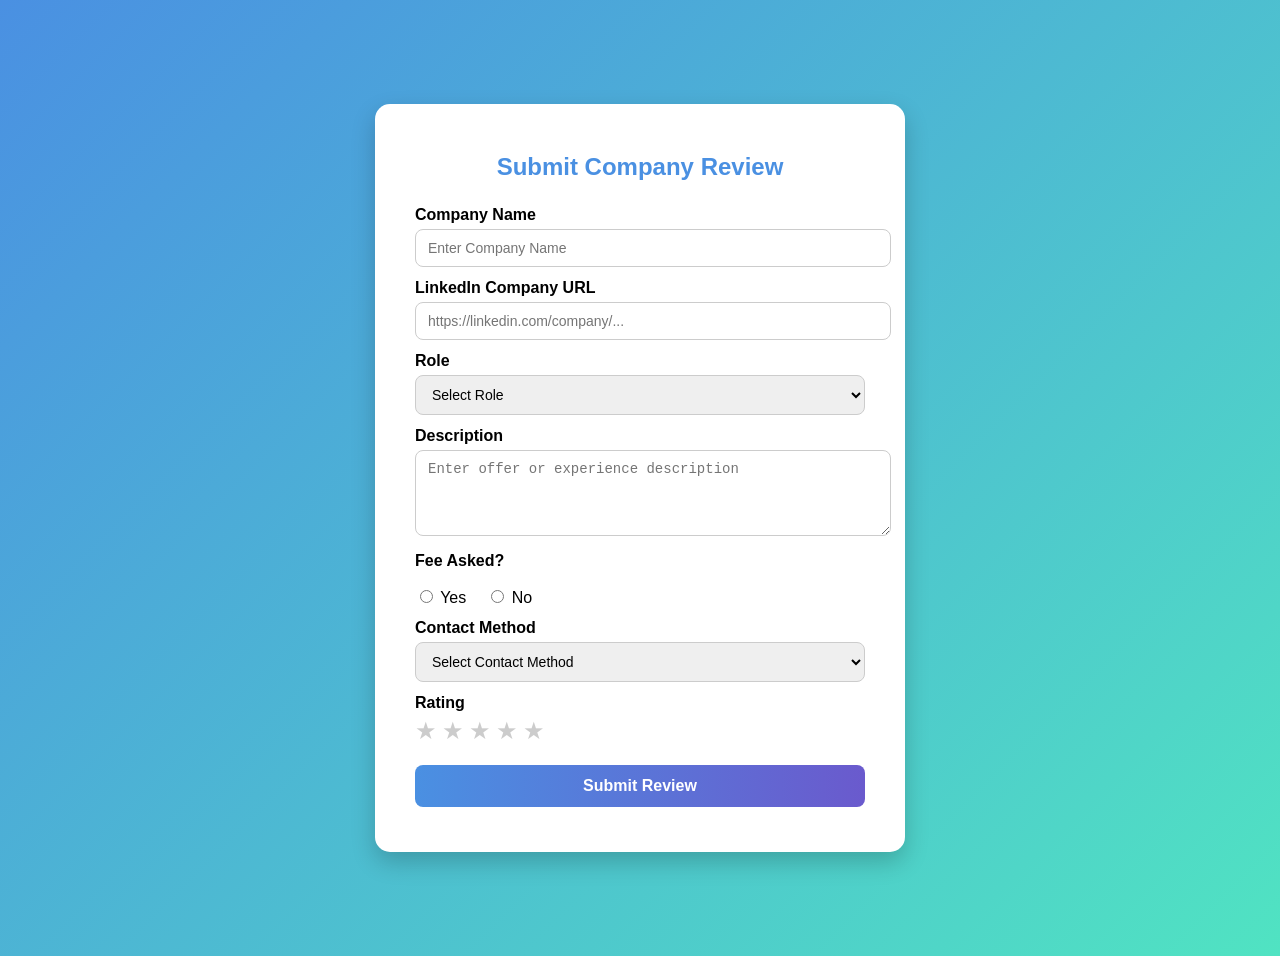
<file: frontend/submit_review.html>
<!DOCTYPE html>
<html lang="en">
<head>
<meta charset="UTF-8">
<title>Submit Company Review</title>
<meta name="viewport" content="width=device-width, initial-scale=1.0">
<style>
    body {
        font-family: 'Segoe UI', Tahoma, Geneva, Verdana, sans-serif;
        background: linear-gradient(135deg, #4A90E2, #50E3C2);
        display: flex;
        justify-content: center;
        align-items: center;
        min-height: 100vh;
        padding: 20px;
    }

    .container {
        background: #fff;
        padding: 30px 40px;
        border-radius: 15px;
        width: 450px;
        box-shadow: 0 10px 25px rgba(0,0,0,0.2);
        transition: transform 0.3s ease;
    }

    .container:hover {
        transform: translateY(-5px);
    }

    h2 {
        text-align: center;
        margin-bottom: 25px;
        color: #4A90E2;
    }

    label {
        font-weight: 600;
        margin-top: 12px;
        display: block;
    }

    input[type="text"],
    input[type="number"],
    textarea,
    select {
        width: 100%;
        padding: 10px 12px;
        margin-top: 5px;
        border-radius: 8px;
        border: 1px solid #ccc;
        font-size: 14px;
        transition: 0.3s;
    }

    input:focus, textarea:focus, select:focus {
        border-color: #4A90E2;
        box-shadow: 0 0 8px rgba(74,144,226,0.3);
        outline: none;
    }

    .radio-group {
        display: flex;
        gap: 20px;
        margin-top: 5px;
    }

    .radio-group label {
        font-weight: normal;
    }

    .star-rating {
        display: flex;
        gap: 5px;
        margin-top: 5px;
    }

    .star {
        font-size: 24px;
        cursor: pointer;
        color: #ccc;
        transition: color 0.2s;
    }

    .star.selected,
    .star.hover {
        color: #FFD700;
    }

    button {
        width: 100%;
        padding: 12px;
        margin-top: 20px;
        background: linear-gradient(90deg, #4A90E2, #6A5ACD);
        color: white;
        border: none;
        border-radius: 8px;
        font-weight: bold;
        font-size: 16px;
        cursor: pointer;
        transition: 0.3s;
    }

    button:hover {
        transform: scale(1.02);
        box-shadow: 0 10px 20px rgba(0,0,0,0.2);
    }

    #message {
        margin-top: 15px;
        text-align: center;
        font-weight: bold;
        color: green;
    }

    .fee-amount-container {
        display: none;
        margin-top: 5px;
    }
</style>
</head>
<body>

<div class="container">
    <h2>Submit Company Review</h2>

    <!-- Company / LinkedIn -->
    <label>Company Name</label>
    <input type="text" id="company_name" placeholder="Enter Company Name">

    <label>LinkedIn Company URL</label>
    <input type="text" id="linkedin_url" placeholder="https://linkedin.com/company/...">

    <!-- Role -->
    <label>Role</label>
    <select id="role">
        <option value="">Select Role</option>
        <option value="Data Scientist">Data Scientist</option>
        <option value="Software Engineer">Software Engineer</option>
        <option value="Intern">Intern</option>
        <option value="Other">Other</option>
    </select>

    <!-- Description -->
    <label>Description</label>
    <textarea id="description" rows="4" placeholder="Enter offer or experience description"></textarea>

    <!-- Fee Asked -->
    <label>Fee Asked?</label>
    <div class="radio-group">
        <label><input type="radio" name="fee_asked" value="Yes"> Yes</label>
        <label><input type="radio" name="fee_asked" value="No"> No</label>
    </div>

    <!-- Fee Amount -->
    <div class="fee-amount-container">
        <label>Fee Amount</label>
        <input type="number" id="fee_amount" placeholder="Enter fee amount">
    </div>

    <!-- Contact Method -->
    <label>Contact Method</label>
    <select id="contact_method">
        <option value="">Select Contact Method</option>
        <option value="Email">Email</option>
        <option value="WhatsApp">WhatsApp</option>
        <option value="Phone">Phone</option>
        <option value="Other">Other</option>
    </select>

    <!-- Rating -->
    <label>Rating</label>
    <div class="star-rating" id="ratingStars">
        <span class="star" data-value="1">&#9733;</span>
        <span class="star" data-value="2">&#9733;</span>
        <span class="star" data-value="3">&#9733;</span>
        <span class="star" data-value="4">&#9733;</span>
        <span class="star" data-value="5">&#9733;</span>
    </div>

    <button onclick="submitReview()">Submit Review</button>
    <div id="message"></div>
</div>

<script>
let selectedRating = 0;
const stars = document.querySelectorAll('.star');
stars.forEach(star => {
    star.addEventListener('click', () => {
        selectedRating = star.dataset.value;
        updateStars(selectedRating);
    });
    star.addEventListener('mouseover', () => {
        updateStars(star.dataset.value, true);
    });
    star.addEventListener('mouseout', () => {
        updateStars(selectedRating);
    });
});

function updateStars(rating, hover = false){
    stars.forEach(star => {
        star.classList.remove('selected', 'hover');
        if(star.dataset.value <= rating){
            star.classList.add(hover ? 'hover' : 'selected');
        }
    });
}

// Show fee amount only if "Yes" selected
document.querySelectorAll('input[name="fee_asked"]').forEach(radio => {
    radio.addEventListener('change', () => {
        const feeContainer = document.querySelector('.fee-amount-container');
        if(radio.value === "Yes"){
            feeContainer.style.display = "block";
        } else {
            feeContainer.style.display = "none";
        }
    });
});

function extractCompanyFromLinkedIn(url) {
    const match = url.match(/linkedin\.com\/company\/([^\/]+)/);
    if (!match) return null;
    return match[1].replace(/-/g, " ").replace(/\b\w/g, l => l.toUpperCase());
}

async function submitReview() {
    const company_name = document.getElementById("company_name").value.trim();
    const linkedin_url = document.getElementById("linkedin_url").value.trim();
    const role = document.getElementById("role").value;
    const description = document.getElementById("description").value.trim();
    const fee_asked = document.querySelector('input[name="fee_asked"]:checked')?.value;
    const fee_amount = document.getElementById("fee_amount").value.trim();
    const contact_method = document.getElementById("contact_method").value;
    const rating = selectedRating;

    if(!company_name && !linkedin_url){
        alert("Enter Company Name or LinkedIn URL");
        return;
    }
    if(!role){ alert("Select Role"); return; }
    if(!description){ alert("Enter Description"); return; }
    if(!fee_asked){ alert("Select Fee Asked"); return; }
    if(fee_asked === "Yes" && !fee_amount){ alert("Enter Fee Amount"); return; }
    if(!contact_method){ alert("Select Contact Method"); return; }
    if(!rating){ alert("Select Rating"); return; }

    let body = { company_name, linkedin_url, role, description, fee_asked, contact_method, rating };
    if(fee_asked === "Yes"){ body.fee_amount = fee_amount; }

    try {
        const response = await fetch("http://127.0.0.1:5000/submit_review", {
            method: "POST",
            headers: {"Content-Type": "application/json"},
            body: JSON.stringify(body)
        });

        const data = await response.json();
        document.getElementById("message").innerText = data.message || data.error;
    } catch(e){
        document.getElementById("message").innerText = "Error submitting review";
    }
}
</script>

</body>
</html>
</file>
